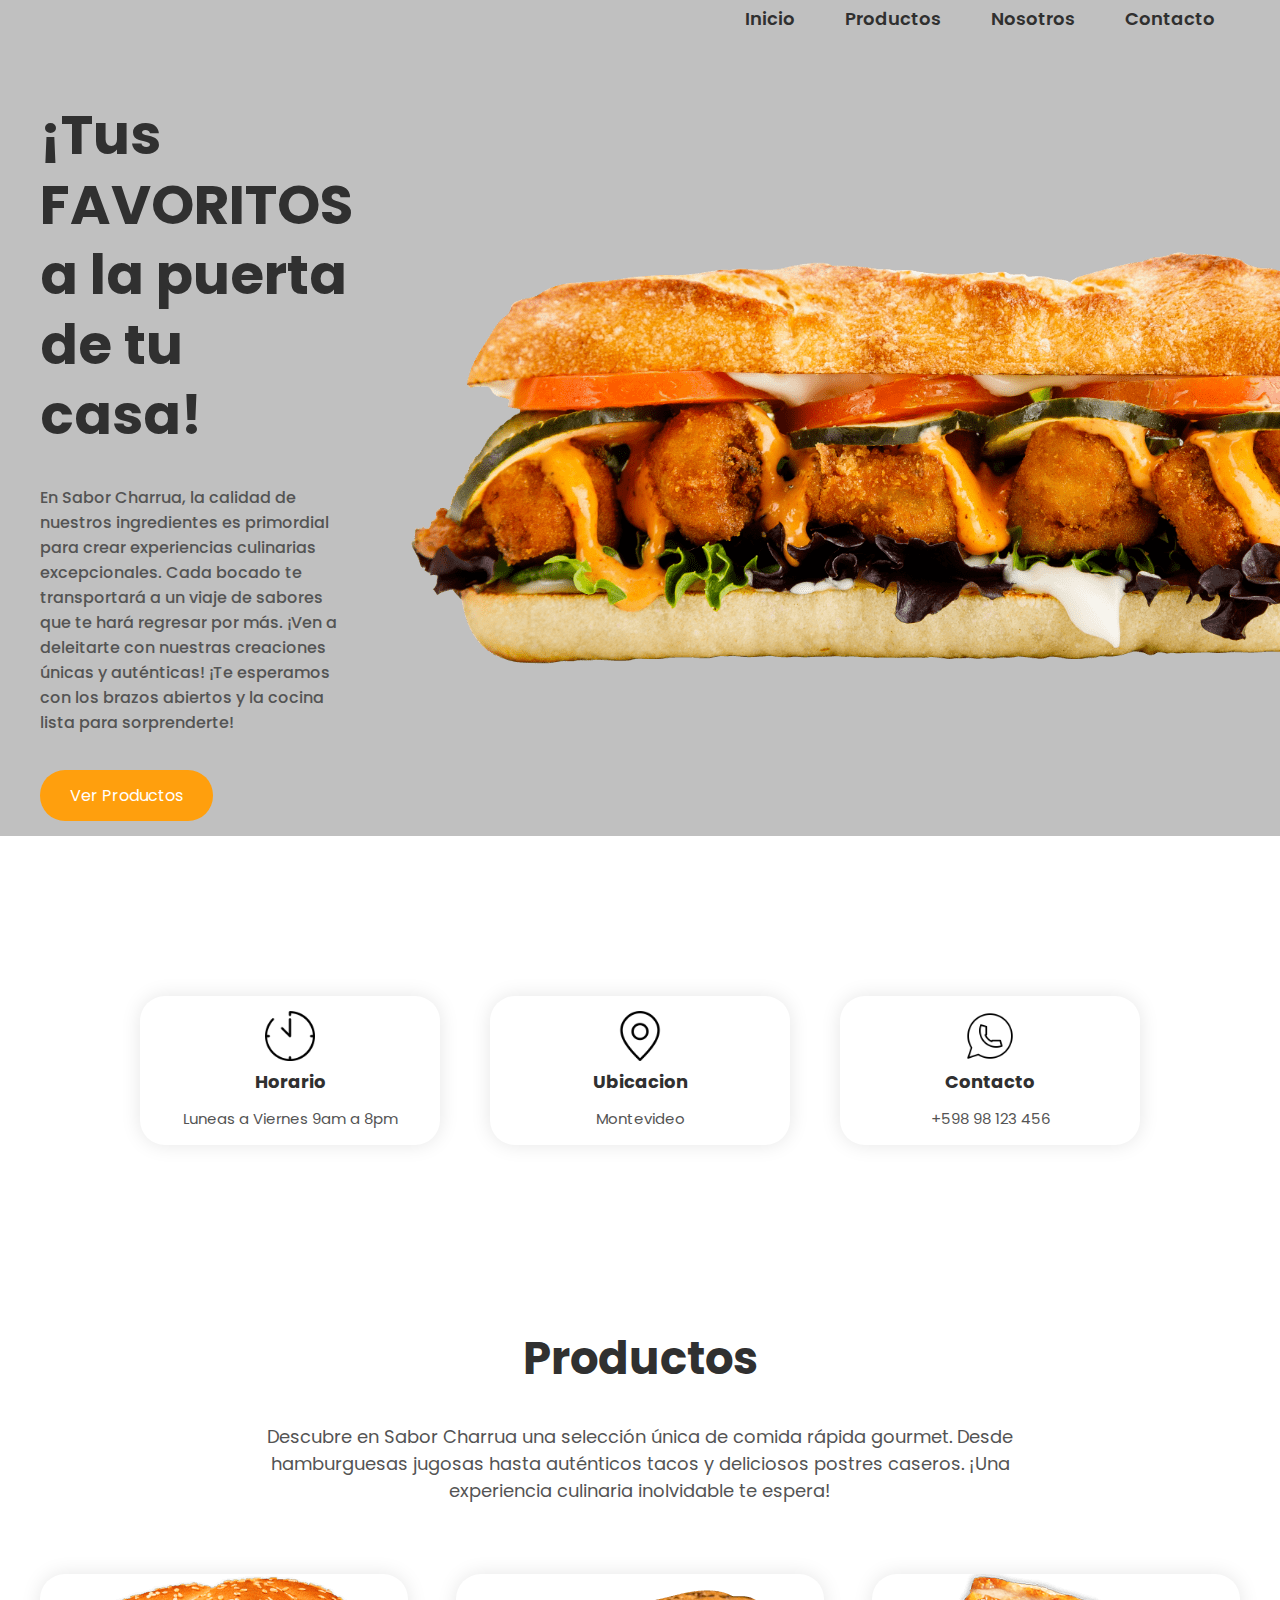
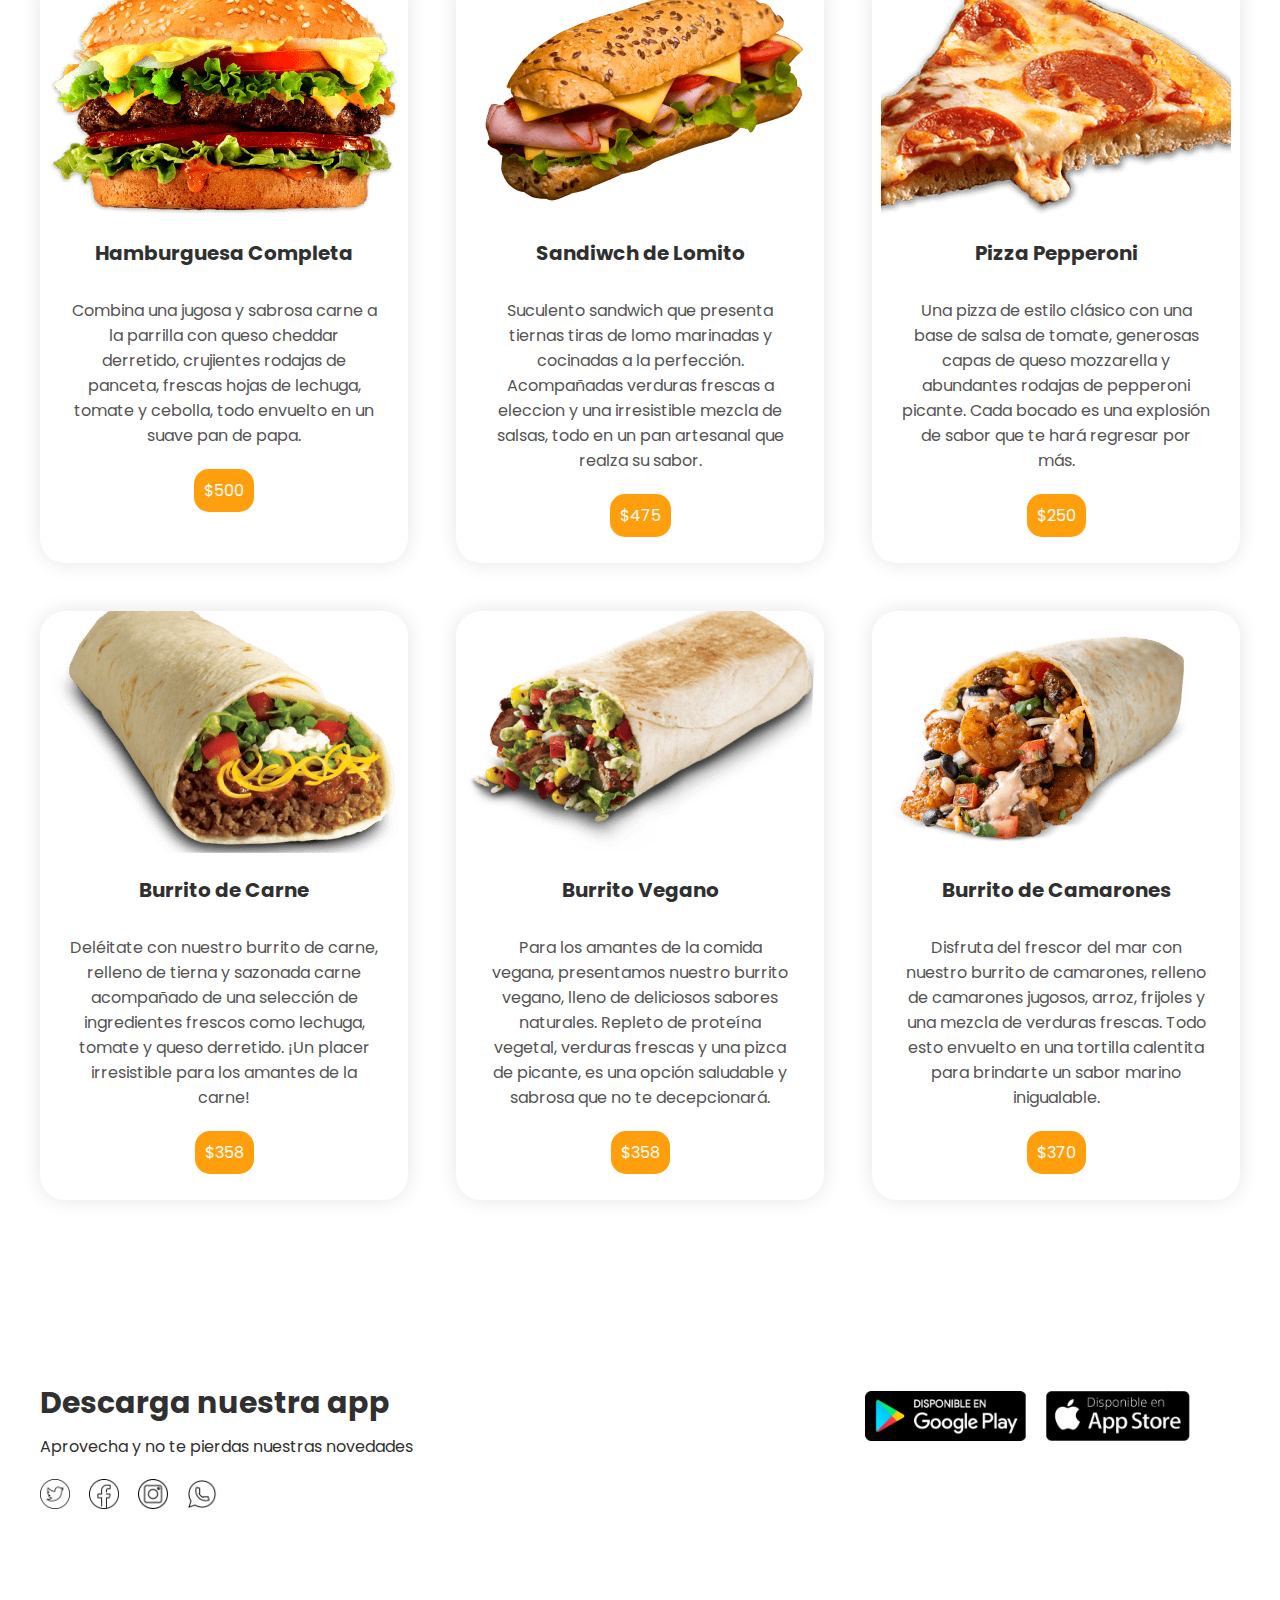
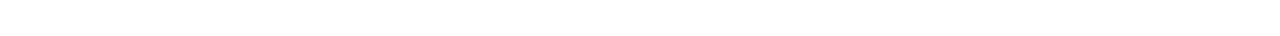
<file: index.html>
<!DOCTYPE html>
<html lang="en">

<head>
    <meta charset="UTF-8">
    <meta name="viewport" content="width=device-width, initial-scale=1.0">
    <title>Inicio - Sabor Charrua</title>
    <link rel="stylesheet" href="./css/styles.css">
    <link rel="shortcut icon" href="./images/favicon.png" type="image/x-icon">
    <meta name="description"
        content="En Sabor Charrua tenemos delicias rápidas como: Hamburguesas, Pizza Pepperoni, Burritos y más. Ordene ahora y experimente sabores únicos en cada bocado.">
</head>


</head>

<body>
    <header class="header">
        <div class="menu container">
            <input type="checkbox" id="menu">
            <label for="menu"><img src="images/menu.png" class="menu-icono" alt="menu"></label>
            <nav class="navbar">
                <ul>
                    <li><a href="index.html">Inicio</a></li>
                    <li><a href="./pages/productos.html">Productos</a></li>
                    <li><a href="./pages/nosotros.html">Nosotros</a></li>
                    <li><a href="./pages/contacto.html">Contacto</a></li>

                </ul>
            </nav>
        </div>
        <div class="header-content container">
            <div class="header-info">
                <div class="header-text">
                    <h1>¡Tus FAVORITOS a la puerta de tu casa!</h1>
                    <p>En Sabor Charrua, la calidad de nuestros ingredientes es primordial para crear experiencias
                        culinarias
                        excepcionales. Cada bocado te transportará a un viaje de sabores que te hará regresar
                        por más. ¡Ven a deleitarte con nuestras creaciones únicas y auténticas! ¡Te esperamos con los
                        brazos
                        abiertos y la cocina lista para sorprenderte!</p>
                    <a href="./pages/productos.html" class="btn-1">Ver Productos</a>
                </div>
                <div class="header-img">
                    <img src="images/info.png" alt="Tus productos favoritos de Sabor Charrua">
                </div>
            </div>
        </div>
    </header>
    <section class="info container">
        <div class="info-horario">
            <img src="images/reloj.png" alt="horario de atencion">
            <h3>Horario</h3>
            <p>Luneas a Viernes 9am a 8pm</p>
        </div>
        <div class="info-location">
            <img src="images/ubicacion.png" alt="ubicacion del local">
            <h3>Ubicacion</h3>
            <p>Montevideo</p>
        </div>
        <div class="info-contacto">
            <img src="images/whatsapp.png" alt="contacto via telefono">
            <h3>Contacto</h3>
            <p>+598 98 123 456</p>
        </div>
    </section>
    <main class="products container">
        <h1>Productos</h1>
        <p>Descubre en Sabor Charrua una selección única de comida rápida gourmet. Desde hamburguesas jugosas hasta
            auténticos tacos y deliciosos postres caseros. ¡Una experiencia culinaria inolvidable te espera!</p>
        <div class="product-info">
            <div class="product">
                <img src="images/food1.png" alt="Hamburguesa Completa a la parrilla">
                <h3>Hamburguesa Completa</h3>
                <p>Combina una jugosa y sabrosa carne a la parrilla con queso cheddar
                    derretido, crujientes rodajas de panceta, frescas hojas de lechuga, tomate y cebolla, todo envuelto
                    en un suave pan de papa.</p>
                <span>$500</span>


            </div>
            <div class="product">
                <img src="images/food2.png" alt="Sandiwch de lomito con verduras">
                <h3>Sandiwch de Lomito</h3>
                <p>Suculento sandwich que presenta tiernas tiras de lomo marinadas y cocinadas
                    a la perfección. Acompañadas verduras frescas a eleccion y una irresistible mezcla de salsas,
                    todo en un pan artesanal que realza su sabor.</p>
                <span>$475</span>
            </div>
            <div class="product">
                <img src="images/food9.png" alt="Pizza Pepperoni y muzzarella">
                <h3>Pizza Pepperoni</h3>
                <p>Una pizza de estilo clásico con una base de salsa de tomate, generosas capas de queso mozzarella y
                    abundantes rodajas de pepperoni picante. Cada bocado es una explosión de sabor que te hará regresar
                    por más.</p>
                <span>$250</span>
            </div>
            <div class="product">
                <img src="images/food4.png" alt="Burrito de Carne vacuna">
                <h3>Burrito de Carne</h3>
                <p>Deléitate con nuestro burrito de carne, relleno de tierna y sazonada carne acompañado de una
                    selección de ingredientes frescos como lechuga, tomate y queso
                    derretido. ¡Un placer irresistible para los amantes de la carne!</p>
                <span>$358</span>
            </div>
            <div class="product">
                <img src="images/food5.png" alt="Burrito Vegano con verduras">
                <h3>Burrito Vegano</h3>
                <p>Para los amantes de la comida vegana, presentamos nuestro burrito vegano, lleno de deliciosos sabores
                    naturales. Repleto de proteína vegetal, verduras frescas y una pizca de
                    picante, es una opción saludable y sabrosa que no te decepcionará.</p>
                <span>$358</span>
            </div>
            <div class="product">
                <img src="images/food6.png" alt="Burrito de Camarones con arroz y frijoles">
                <h3>Burrito de Camarones</h3>
                <p>Disfruta del frescor del mar con nuestro burrito de camarones, relleno de camarones jugosos, arroz,
                    frijoles y una mezcla de verduras frescas. Todo esto envuelto en una tortilla calentita para
                    brindarte un sabor marino inigualable.</p>
                <span>$370</span>
            </div>
        </div>
    </main>
    <footer class="footer container">
        <div>
            <div class="footer-links">
                <div>
                    <h3>Descarga nuestra app</h3>
                    <p>Aprovecha y no te pierdas nuestras novedades</p>
                </div>
                <div class="download">
                    <a href="#"> <img class="google-play" src="images/google-play.png"
                            alt="Descargar aplicacion google play"></a>
                    <a href="#"> <img src="images/app-store.png" alt="Descargar aplicacion app store"></a>
                </div>
            </div>
        </div>
        <div class="footer-links">
            <div class="socials">
                <a href="https://twitter.com/" target="_blank"><img src="images/twitter.png" alt="twitter Sabor Charrua"></a>
                <a href="https://facebook.com/" target="_blank"><img src="images/facebook.png" alt="facebook Sabor Charrua"></a>
                <a href="https://www.instagram.com/" target="_blank"><img src="images/instagram.png"
                        alt="instagram Sabor Charrua"></a>
                <a href="https://web.whatsapp.com/" target="_blank"><img src="images/whatsapp.png" alt="whatsapp Sabor Charrua"></a>
            </div>
        </div>
    </footer>
</body>

</html>
</file>
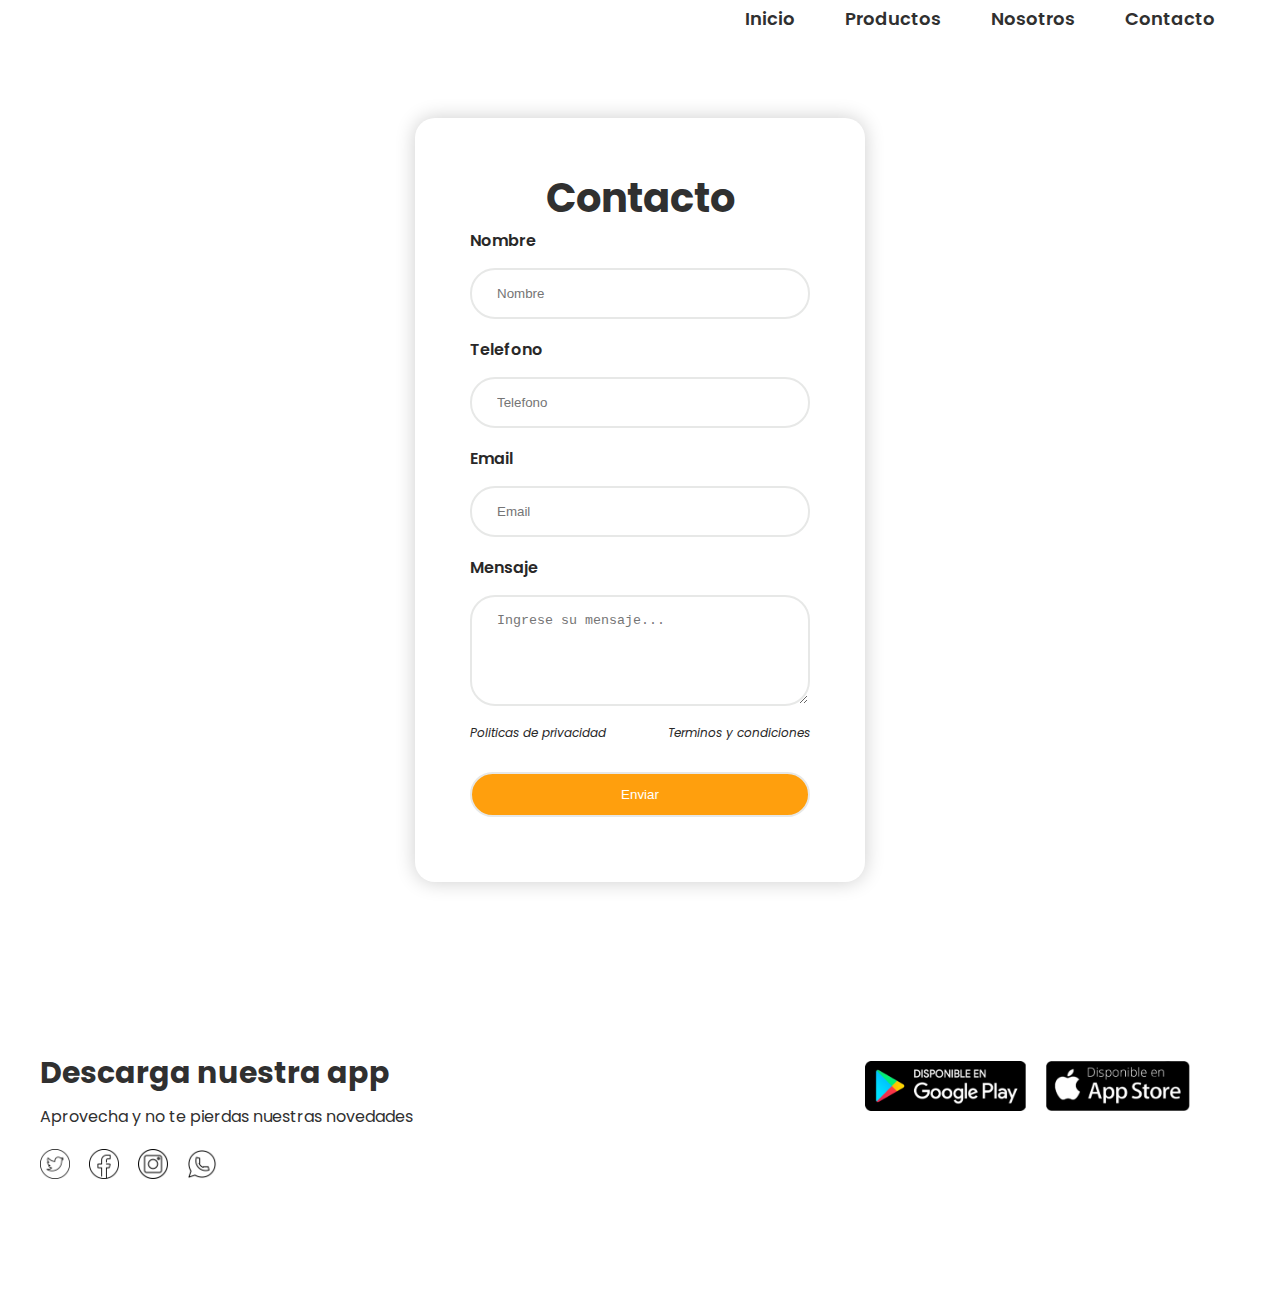
<file: pages/contacto.html>
<!DOCTYPE html>
<html lang="en">

<head>
    <meta charset="UTF-8">
    <meta name="viewport" content="width=device-width, initial-scale=1.0">
    <title>Contacto - Sabor Charrua</title>
    <link rel="stylesheet" href="../css/styles.css">
    <link rel="shortcut icon" href="../images/favicon.png" type="image/x-icon">
    <meta name="description"
        content="En Sabor Charrua estamos para atender tus consultas y recibir tus pedidos. ¡Esperamos poder brindarte un servicio excepcional!">
</head>

<body>
    <header class="header">
        <div class="menu container">
            <input type="checkbox" id="menu">
            <label for="menu"><img src="../images/menu.png" class="menu-icono" alt="menu"></label>
            <nav class="navbar">
                <ul>
                    <li><a href="../index.html">Inicio</a></li>
                    <li><a href="./productos.html">Productos</a></li>
                    <li><a href="./nosotros.html">Nosotros</a></li>
                    <li><a href="./contacto.html">Contacto</a></li>

                </ul>
            </nav>
        </div>
    </header>
    <div class="form-body">
        <form action="">
            <h2>Contacto</h2>
            <div class="input-group">
                <label for="nombre">Nombre</label>
                <input type="text" required placeholder="Nombre">
                <label for="telefono">Telefono</label>
                <input type="tel" required placeholder="Telefono">
                <label for="email">Email</label>
                <input type="email" required placeholder="Email">
                <label for="mensaje">Mensaje</label>
                <textarea required name="" id="" cols="30" rows="5" placeholder="Ingrese su mensaje..."></textarea>
                <div class="form-text">
                    <a href="#">Politicas de privacidad</a>
                    <a href="#">Terminos y condiciones</a>
                </div>
                <input class="btn-1" type="submit" value="Enviar">
            </div>
        </form>
    </div>
    <footer class="footer container">
        <div>
            <div class="footer-links">
                <div>
                    <h3>Descarga nuestra app</h3>
                    <p>Aprovecha y no te pierdas nuestras novedades</p>
                </div>
                <div class="download">
                    <a href="#"> <img class="google-play" src="../images/google-play.png"
                            alt="Descargar aplicacion google play"></a>
                    <a href="#"> <img src="../images/app-store.png" alt="Descargar aplicacion app store"></a>
                </div>
            </div>
        </div>
        <div class="footer-links">
            <div class="socials">
                <a href="https://twitter.com/" target="_blank"><img src="../images/twitter.png" alt="twitter Sabor Charrua"></a>
                <a href="https://facebook.com/" target="_blank"><img src="../images/facebook.png" alt="facebook Sabor Charrua"></a>
                <a href="https://www.instagram.com/" target="_blank"><img src="../images/instagram.png"
                        alt="instagram Sabor Charrua"></a>
                <a href="https://web.whatsapp.com/" target="_blank"><img src="../images/whatsapp.png"
                        alt="whatsapp Sabor Charrua"></a>
            </div>
        </div>
    </footer>
</body>

</html>
</file>
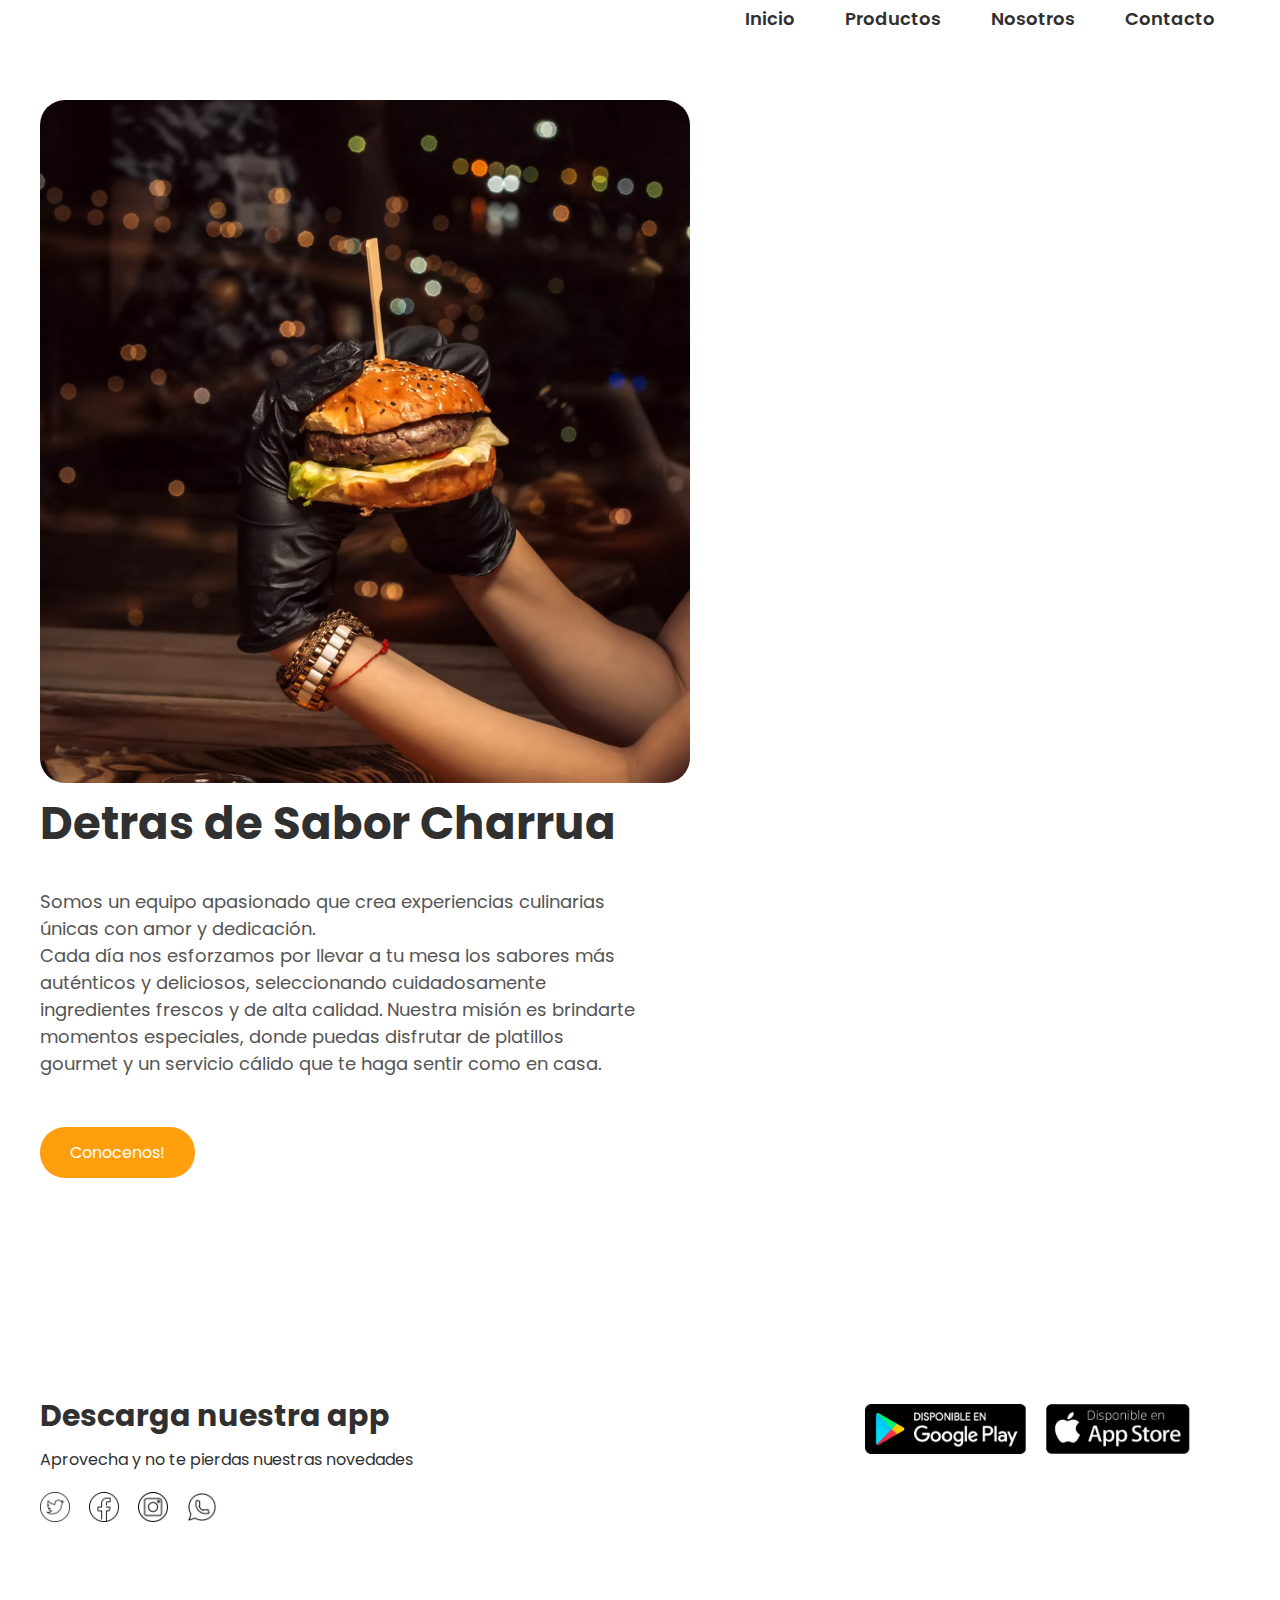
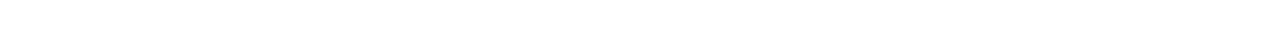
<file: pages/nosotros.html>
<!DOCTYPE html>
<html lang="en">

<head>
    <meta charset="UTF-8">
    <meta name="viewport" content="width=device-width, initial-scale=1.0">
    <title>Nosotros - Sabor Charrua</title>
    <link rel="stylesheet" href="../css/styles.css">
    <link rel="shortcut icon" href="../images/favicon.png" type="image/x-icon">
    <meta name="description"
        content="Un equipo apasionado trabaja para crear experiencias culinarias únicas. Nuestra dedicación se refleja en cada plato que servimos. ¡Te invitamos a disfrutar de la magia detrás de Sabor Charrua y dejarte llevar por el sabor!">
</head>
</head>

<body>
    <header class="header">
        <div class="menu container">
            <input type="checkbox" id="menu">
            <label for="menu"><img src="../images/menu.png" class="menu-icono" alt="menu"></label>
            <nav class="navbar">
                <ul>
                    <li><a href="../index.html">Inicio</a></li>
                    <li><a href="./productos.html">Productos</a></li>
                    <li><a href="./nosotros.html">Nosotros</a></li>
                    <li><a href="./contacto.html">Contacto</a></li>
                </ul>
            </nav>
        </div>
    </header>
    <main class="nosotros">
        <div class="nosotros-info container">
            <div>
                <div class="nosotros-img">
                    <img src="../images/sobre-nosotros.jpg" alt="Informacion sobre nosotros">
                </div>
                <div class="nosotros-text">
                    <h2>Detras de Sabor Charrua</h2>
                    <p>Somos un equipo apasionado que crea experiencias culinarias únicas con
                        amor y dedicación. <br>
                        Cada día nos esforzamos por llevar a tu mesa los sabores más auténticos y
                        deliciosos, seleccionando cuidadosamente ingredientes frescos y de alta calidad. Nuestra misión
                        es brindarte momentos especiales, donde puedas disfrutar de platillos gourmet y un servicio
                        cálido que te haga sentir como en casa.</p>
                    <a href="#" class="btn-1">Conocenos!</a>
                </div>
            </div>
        </div>
    </main>
    <footer class="footer container">
        <div>
            <div class="footer-links">
                <div>
                    <h3>Descarga nuestra app</h3>
                    <p>Aprovecha y no te pierdas nuestras novedades</p>
                </div>
                <div class="download">
                    <a href="#"> <img class="google-play" src="../images/google-play.png"
                            alt="Descargar aplicacion google play"></a>
                    <a href="#"> <img src="../images/app-store.png" alt="Descargar aplicacion app store"></a>
                </div>
            </div>
            <div class="footer-links">
                <div class="socials">
                    <a href="https://twitter.com/" target="_blank"><img src="../images/twitter.png" alt="twitter Sabor Charrua"></a>
                    <a href="https://facebook.com/" target="_blank"><img src="../images/facebook.png"
                            alt="facebook Sabor Charrua"></a>
                    <a href="https://www.instagram.com/" target="_blank"><img src="../images/instagram.png"
                            alt="instagram Sabor Charrua"></a>
                    <a href="https://web.whatsapp.com/" target="_blank"><img src="../images/whatsapp.png"
                            alt="whatsapp Sabor Charrua"></a>
                </div>
            </div>
    </footer>
</body>

</html>
</file>
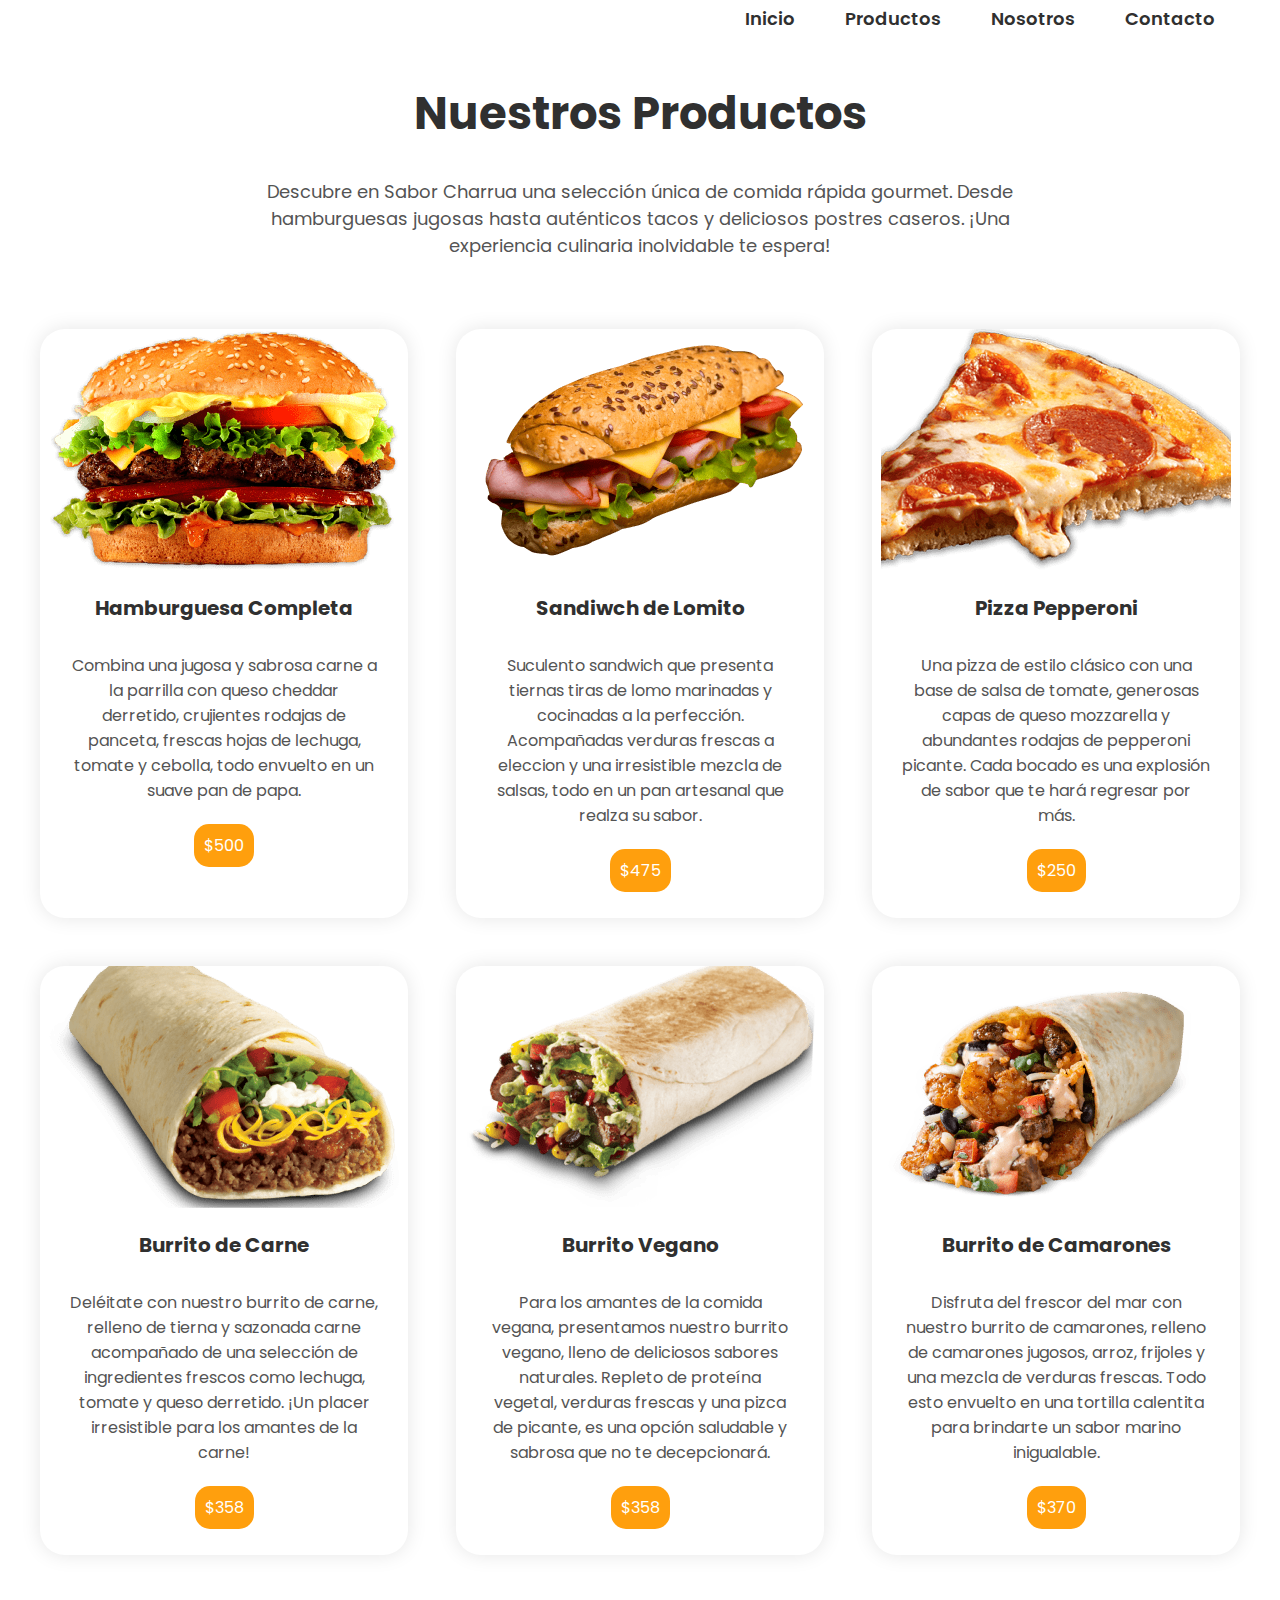
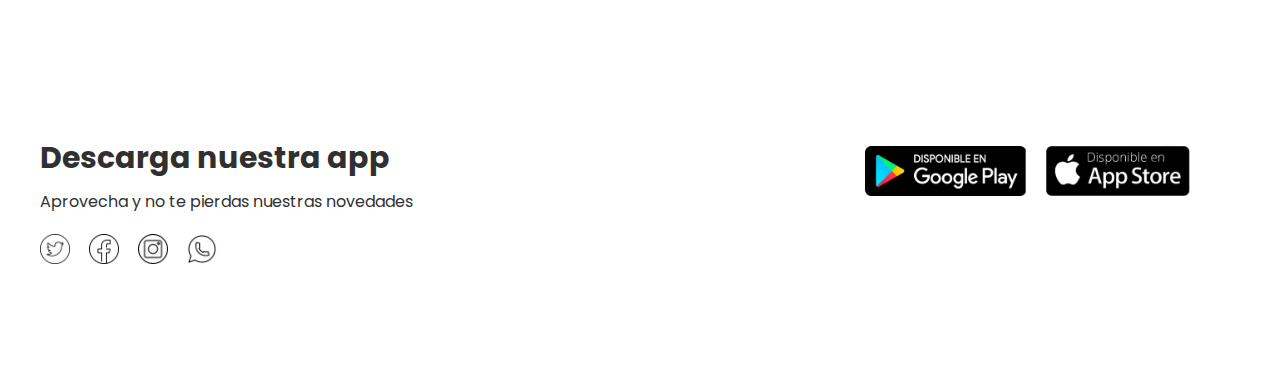
<file: pages/productos.html>
<!DOCTYPE html>
<html lang="en">

<head>
    <meta charset="UTF-8">
    <meta name="viewport" content="width=device-width, initial-scale=1.0">
    <title>Productos - Sabor Charrua</title>
    <link rel="stylesheet" href="../css/styles.css">
    <link rel="shortcut icon" href="../images/favicon.png" type="image/x-icon">
    <meta name="description"
        content="Descubre nuestra exquisita variedad de productos en Sabor Charrua. Hamburguesas, Pizza pepperoni, Burritos y Sandwich de lomito te esperan para deleitar tu paladar. ¡Sabores auténticos y deliciosos garantizados!">
</head>
</head>

<body>
    <header class="header">
        <div class="menu container">
            <input type="checkbox" id="menu">
            <label for="menu"><img src="../images/menu.png" class="menu-icono" alt="menu"></label>
            <nav class="navbar">
                <ul>
                    <li><a href="../index.html">Inicio</a></li>
                    <li><a href="./productos.html">Productos</a></li>
                    <li><a href="./nosotros.html">Nosotros</a></li>
                    <li><a href="./contacto.html">Contacto</a></li>
                </ul>
            </nav>
        </div>
    </header>
    <main class="products container">
        <h1>Nuestros Productos</h1>
        <p>Descubre en Sabor Charrua una selección única de comida rápida gourmet. Desde hamburguesas jugosas hasta
            auténticos tacos y deliciosos postres caseros. ¡Una experiencia culinaria inolvidable te espera!</p>
        <div class="product-info">
            <div class="product">
                <img src="../images/food1.png" alt="Hamburguesa Completa a la parrilla">
                <h3>Hamburguesa Completa</h3>
                <p>Combina una jugosa y sabrosa carne a la parrilla con queso cheddar
                    derretido, crujientes rodajas de panceta, frescas hojas de lechuga, tomate y cebolla, todo envuelto
                    en un suave pan de papa.</p>
                <span>$500</span>
            </div>
            <div class="product">
                <img src="../images/food2.png" alt="Sandiwch de Lomito con verduras">
                <h3>Sandiwch de Lomito</h3>
                <p>Suculento sandwich que presenta tiernas tiras de lomo marinadas y cocinadas
                    a la perfección. Acompañadas verduras frescas a eleccion y una irresistible mezcla de salsas,
                    todo en un pan artesanal que realza su sabor.</p>
                <span>$475</span>
            </div>
            <div class="product">
                <img src="../images/food9.png" alt="Pizza Pepperoni y muzzarella">
                <h3>Pizza Pepperoni</h3>
                <p>Una pizza de estilo clásico con una base de salsa de tomate, generosas capas de queso mozzarella y
                    abundantes rodajas de pepperoni picante. Cada bocado es una explosión de sabor que te hará regresar
                    por más.</p>
                <span>$250</span>
            </div>
            <div class="product">
                <img src="../images/food4.png" alt="Burrito de Carne vacuna">
                <h3>Burrito de Carne</h3>
                <p>Deléitate con nuestro burrito de carne, relleno de tierna y sazonada carne acompañado de una
                    selección de ingredientes frescos como lechuga, tomate y queso
                    derretido. ¡Un placer irresistible para los amantes de la carne!</p>
                <span>$358</span>
            </div>
            <div class="product">
                <img src="../images/food5.png" alt="Burrito Vegano con verduras">
                <h3>Burrito Vegano</h3>
                <p>Para los amantes de la comida vegana, presentamos nuestro burrito vegano, lleno de deliciosos sabores
                    naturales. Repleto de proteína vegetal, verduras frescas y una pizca de
                    picante, es una opción saludable y sabrosa que no te decepcionará.</p>
                <span>$358</span>
            </div>
            <div class="product">
                <img src="../images/food6.png" alt="Burrito de Camarones con arroz y frijoles">
                <h3>Burrito de Camarones</h3>
                <p>Disfruta del frescor del mar con nuestro burrito de camarones, relleno de camarones jugosos, arroz,
                    frijoles y una mezcla de verduras frescas. Todo esto envuelto en una tortilla calentita para
                    brindarte un sabor marino inigualable.</p>
                <span>$370</span>
            </div>
        </div>
    </main>
    <footer class="footer container">
        <div>
            <div class="footer-links">
                <div>
                    <h3>Descarga nuestra app</h3>
                    <p>Aprovecha y no te pierdas nuestras novedades</p>
                </div>
                <div class="download">
                    <a href="#"> <img class="google-play" src="../images/google-play.png"
                            alt="Descargar aplicacion google play"></a>
                    <a href="#"> <img src="../images/app-store.png" alt="Descargar aplicacion app store"></a>

                </div>
            </div>
            <div class="footer-links">
                <div class="socials">
                    <a href="https://twitter.com/" target="_blank"><img src="../images/twitter.png" alt="twitter Sabor Charrua"></a>
                    <a href="https://facebook.com/" target="_blank"><img src="../images/facebook.png"
                            alt="facebook Sabor Charrua"></a>
                    <a href="https://www.instagram.com/" target="_blank"><img src="../images/instagram.png"
                            alt="instagram Sabor Charrua"></a>
                    <a href="https://web.whatsapp.com/" target="_blank"><img src="../images/whatsapp.png"
                            alt="whatsapp Sabor Charrua"></a>
                </div>
            </div>
    </footer>
</body>

</html>
</file>
<file: css/styles.css>
@import url("https://fonts.googleapis.com/css2?family=Poppins:wght@400;500;600;700;800&display=swap");
.product {
  box-shadow: 0 0 20px rgba(0, 0, 0, 0.1);
  border-radius: 25px;
}

.btn-1 {
  display: inline-block;
  background-color: #ff9f0d;
  padding: 13px 30px;
  border-radius: 25px;
  color: #ffffff;
  box-shadow: 0 0 20px rgba(0, 0, 0, 0);
  margin-bottom: 15px;
}

body {
  font-family: "Poppins", sans-serif;
}

* {
  margin: 0;
  padding: 0;
  box-sizing: border-box;
  text-decoration: none;
  list-style: none;
}

.container {
  max-width: 1200px;
  margin: 0 auto;
}

header {
  display: flex;
  background-color: rgba(19, 19, 19, 0.2666666667);
}

.menu {
  position: absolute;
  top: 0;
  left: 0;
  right: 0;
  display: flex;
  align-items: center;
  z-index: 1000;
  justify-content: end;
}
.menu .navbar ul li {
  position: relative;
  float: left;
  padding: 0 10px;
}
.menu .navbar ul li a {
  position: relative;
  font-size: 18px;
  padding: 5px 15px;
  color: #303030;
  display: flex;
  font-weight: 600;
}
.menu .navbar ul li a::after {
  content: "";
  position: absolute;
  background-color: #303030;
  height: 3px;
  width: 0%;
  left: 0;
  bottom: -10px;
  transition: 0.4s;
}
.menu .navbar ul li a:hover {
  color: black;
}
.menu .navbar ul li a:hover:after {
  width: 100%;
}

#menu {
  display: none;
}

.menu-icono {
  width: 25px;
}

.menu label {
  cursor: pointer;
  display: none;
}

.header-info {
  display: flex;
  align-items: center;
  margin-top: 100px;
}

.header-text {
  width: 50%;
  padding-right: 35px;
}
.header-text h1 {
  font-size: 55px;
  line-height: 70px;
  color: #303030;
  margin-bottom: 35px;
}
.header-text p {
  font-size: 16px;
  color: #545454;
  margin-bottom: 35px;
  font-weight: 500;
}

.info {
  padding: 100px;
  display: flex;
  justify-content: space-between;
  margin-top: 60px;
}
.info .info-horario,
.info .info-location,
.info .info-contacto {
  width: 300px;
  padding: 15px 25px;
  box-shadow: 0 0 20px rgba(0, 0, 0, 0.1);
  border-radius: 25px;
  text-align: center;
}
.info img {
  width: 50px;
}
.info h3 {
  font-size: 18px;
  color: #303030;
  margin-bottom: 12px;
}
.info p {
  font-size: 15px;
  color: #545454;
}

.products {
  padding: 80px 0;
  text-align: center;
}
.products h1 {
  font-size: 45px;
  color: #303030;
  margin-bottom: 30px;
}
.products p {
  font-size: 18px;
  color: #545454;
  margin-bottom: 70px;
  padding: 0 200px;
}

.product-info {
  display: grid;
  grid-template-columns: repeat(3, 1fr);
  grid-auto-rows: auto;
  grid-gap: 3rem;
}

.product {
  padding-bottom: 35px;
  text-align: center;
}
.product h3 {
  font-size: 20px;
  color: #303030;
  margin-top: 15px;
}
.product p {
  font-size: 16px;
  padding: 30px;
  color: #545454;
  margin: 0;
}
.product span {
  background-color: #ff9f0d;
  padding: 10px;
  color: #ffffff;
  border-radius: 15px;
}

.form-body {
  margin-top: 50px;
  min-height: 100vh;
  display: flex;
  align-items: center;
  justify-content: center;
}
.form-body h2 {
  color: #303030;
  font-size: 40px;
}
.form-body label {
  color: #292828;
  font-size: 16px;
  font-weight: 600;
  margin-bottom: 15px;
}

form {
  padding: 50px 55px;
  box-shadow: 0 0 20px rgba(0, 0, 0, 0.2);
  border-radius: 20px;
  text-align: center;
  width: 450px;
}

.input-group {
  display: flex;
  flex-direction: column;
  text-align: left;
}

input,
textarea {
  padding: 16px 25px;
  border-radius: 25px;
  margin-bottom: 18px;
  border: 2px solid #e7e8e7;
  color: #292828;
  outline: none;
}

.form-text {
  margin-bottom: 30px;
  display: flex;
  justify-content: space-between;
  text-align: center;
}
.form-text a {
  color: #292828;
  font-size: 12px;
  font-weight: 600px;
  font-style: italic;
}

.nosotros {
  position: relative;
}

.nosotros-info {
  padding: 100px 0;
  display: flex;
  align-items: center;
}

.nosotros-img {
  width: 50%;
}
.nosotros-img img {
  width: 650px;
  border-radius: 25px;
}

.nosotros-text {
  width: 50%;
}
.nosotros-text h2 {
  font-size: 45px;
  color: #303030;
  margin-bottom: 30px;
}
.nosotros-text p {
  font-size: 18px;
  color: #545454;
  margin-bottom: 50px;
}

.btn-1:hover {
  color: #ee9003;
}

.footer {
  padding: 100px 0;
}

.footer-links {
  display: flex;
  justify-content: space-between;
  color: #303030;
  margin-bottom: 20px;
}
.footer-links h3 {
  font-size: 30px;
  color: #303030;
  margin-bottom: 8px;
}

.socials img {
  margin-right: 15px;
  height: 30px;
  transition: transform 0.3s ease-in-out;
}
.socials a:hover img {
  transform: scale(1.2);
}

.download {
  display: flex;
  margin-right: 50px;
  align-items: center;
}
.download a img {
  height: 50px;
}

.google-play {
  margin-right: 20px;
}

@media (max-width: 992px) {
  .menu {
    padding: 30px;
  }
  .menu label {
    display: initial;
  }
  .menu .navbar {
    position: absolute;
    top: 100%;
    left: 0;
    right: 0;
    background-color: #303030;
    display: none;
  }
  .menu .navbar ul li {
    width: 100%;
  }
  .menu .navbar ul li a {
    color: #ffffff;
  }
  .menu .navbar ul li a:hover {
    color: #bebebe;
  }
  .menu .navbar ul li a::after {
    display: none;
  }
  #menu:checked ~ .navbar {
    display: initial;
  }
  .header-info {
    flex-direction: column;
    padding: 30px;
  }
  .header-text {
    width: 100%;
    text-align: center;
    padding: 0;
  }
  .header-text h1 {
    font-size: 40px;
    line-height: 50px;
  }
  .header-img {
    width: 100%;
    text-align: center;
    padding-top: 35px;
  }
  .header-img img {
    width: 300px;
  }
  .info {
    padding: 0;
    flex-direction: column;
    align-items: center;
  }
  .info-horario,
  .info-location,
  .info-contacto {
    margin-bottom: 20px;
  }
  .nosotros {
    padding: 30px;
    margin-top: 40px;
  }
  .nosotros-info {
    padding: 0;
    flex-direction: column;
    align-items: center;
    text-align: center;
  }
  .nosotros-img {
    width: 100%;
  }
  .nosotros-img img {
    width: 300px;
  }
  .nosotros-text {
    width: 100%;
  }
  .nosotros-text h2 {
    font-size: 40px;
    line-height: 50px;
    margin-bottom: 10px;
  }
  .products {
    padding: 30px;
    text-align: center;
  }
  .products h1 {
    font-size: 40px;
  }
  .products p {
    padding: 0;
    margin-bottom: 40px;
  }
  .product-info {
    grid-template-columns: repeat(1, 1fr);
  }
  .product p {
    padding: 30px;
  }
  .footer {
    padding: 30px;
  }
  .footer-links {
    flex-direction: column;
    align-items: center;
    text-align: center;
  }
  .footer-links h3 {
    display: none;
  }
  .footer-links p {
    display: none;
  }
  .socials {
    margin-bottom: 25px;
  }
  .download img {
    display: none;
  }
  .footer-links .socials img {
    height: 50px;
  }
}
@media (max-width: 576px) {
  .header-info {
    flex-direction: column;
    align-items: center;
    margin-top: 50px;
  }
  .header-text {
    margin-top: 20px;
  }
  .header-text h1 {
    font-size: 30px;
    line-height: 40px;
  }
  .header-text p {
    font-size: 14px;
    margin-bottom: 25px;
  }
  .info {
    padding: 50px;
  }
  .info h3 {
    font-size: 16px;
    margin-bottom: 8px;
  }
  .info p {
    font-size: 14px;
  }
  .info-horario,
  .info-location,
  .info-contacto {
    padding: 10px 15px;
  }
  .products h1 {
    font-size: 30px;
    margin-top: 40px;
  }
  .products p {
    font-size: 14px;
    padding: 0 15px;
    margin-bottom: 40px;
  }
  .products img {
    width: 300px;
  }
  .footer {
    padding: 50px 0;
  }
  .footer-links {
    flex-direction: column;
    align-items: center;
  }
  .socials img {
    height: 40px;
    margin-right: 10px;
  }
  form {
    width: 300px;
  }
  .form-body h2 {
    color: #292828;
    font-size: 30px;
    margin-bottom: 20px;
  }
  label {
    display: none;
  }
}

/*# sourceMappingURL=styles.css.map */
</file>
